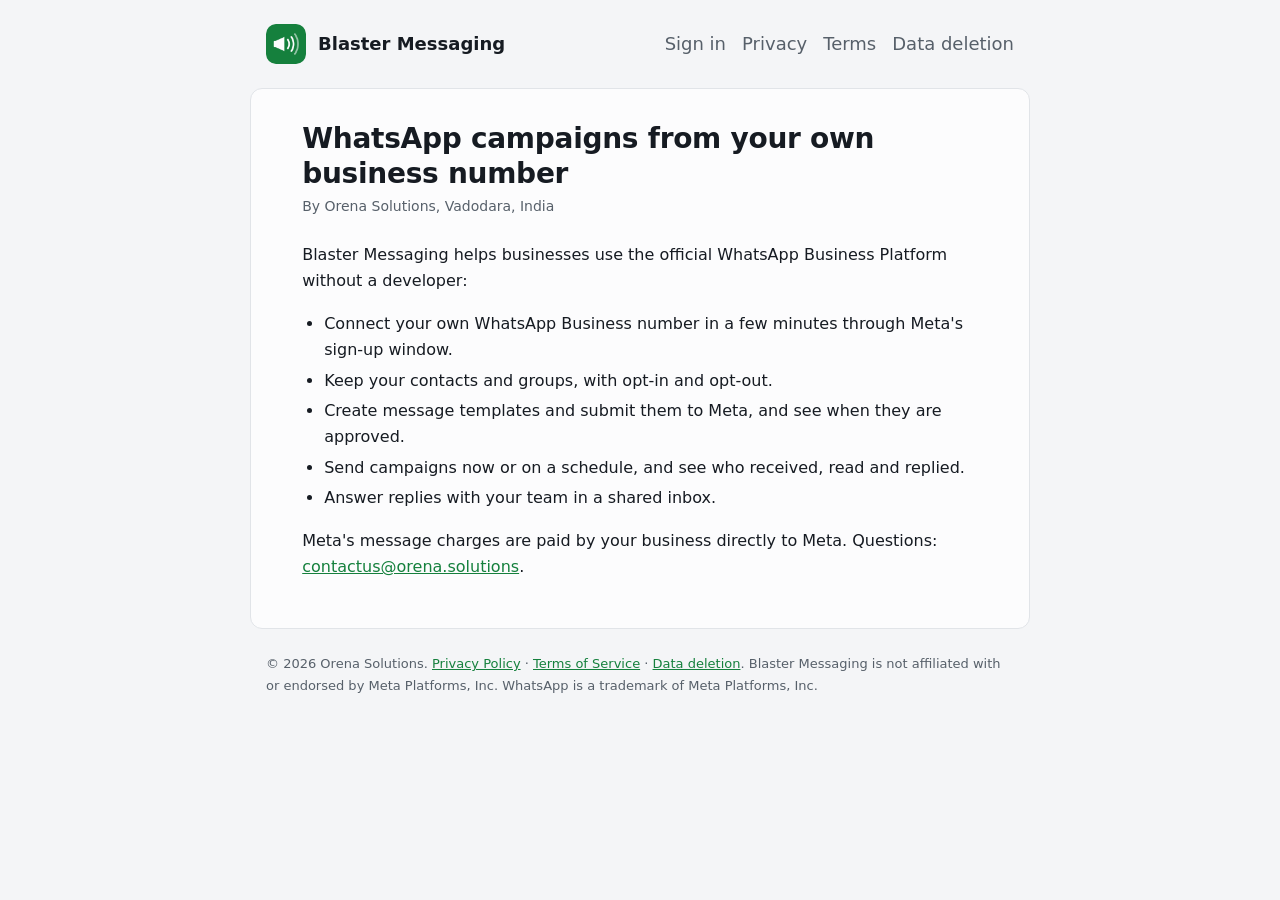
<file: index.html>
<!doctype html>
<html lang="en">
<head>
<meta charset="utf-8">
<meta name="viewport" content="width=device-width, initial-scale=1">
<title>Blaster Messaging</title>
<meta name="description" content="Send WhatsApp campaigns from your own business number: contacts, templates, campaigns, reports and a shared inbox.">
<link rel="icon" href="logo.png">
<link rel="stylesheet" href="style.css">
</head>
<body>
<header>
  <img src="logo.png" alt="">
  <a href="index.html">Blaster Messaging</a>
  <nav><a href="app/">Sign in</a><a href="privacy.html">Privacy</a><a href="terms.html">Terms</a><a href="data-deletion.html">Data deletion</a></nav>
</header>
<main>
<h1>WhatsApp campaigns from your own business number</h1>
<p class="meta">By Orena Solutions, Vadodara, India</p>
<p>Blaster Messaging helps businesses use the official WhatsApp Business Platform without a developer:</p>
<ul>
  <li>Connect your own WhatsApp Business number in a few minutes through Meta's sign-up window.</li>
  <li>Keep your contacts and groups, with opt-in and opt-out.</li>
  <li>Create message templates and submit them to Meta, and see when they are approved.</li>
  <li>Send campaigns now or on a schedule, and see who received, read and replied.</li>
  <li>Answer replies with your team in a shared inbox.</li>
</ul>
<p>Meta's message charges are paid by your business directly to Meta. Questions: <a href="mailto:contactus@orena.solutions">contactus@orena.solutions</a>.</p>
</main>
<footer>&copy; 2026 Orena Solutions. <a href="privacy.html">Privacy Policy</a> &middot; <a href="terms.html">Terms of Service</a> &middot; <a href="data-deletion.html">Data deletion</a>. Blaster Messaging is not affiliated with or endorsed by Meta Platforms, Inc. WhatsApp is a trademark of Meta Platforms, Inc.</footer>
</body>
</html>
</file>
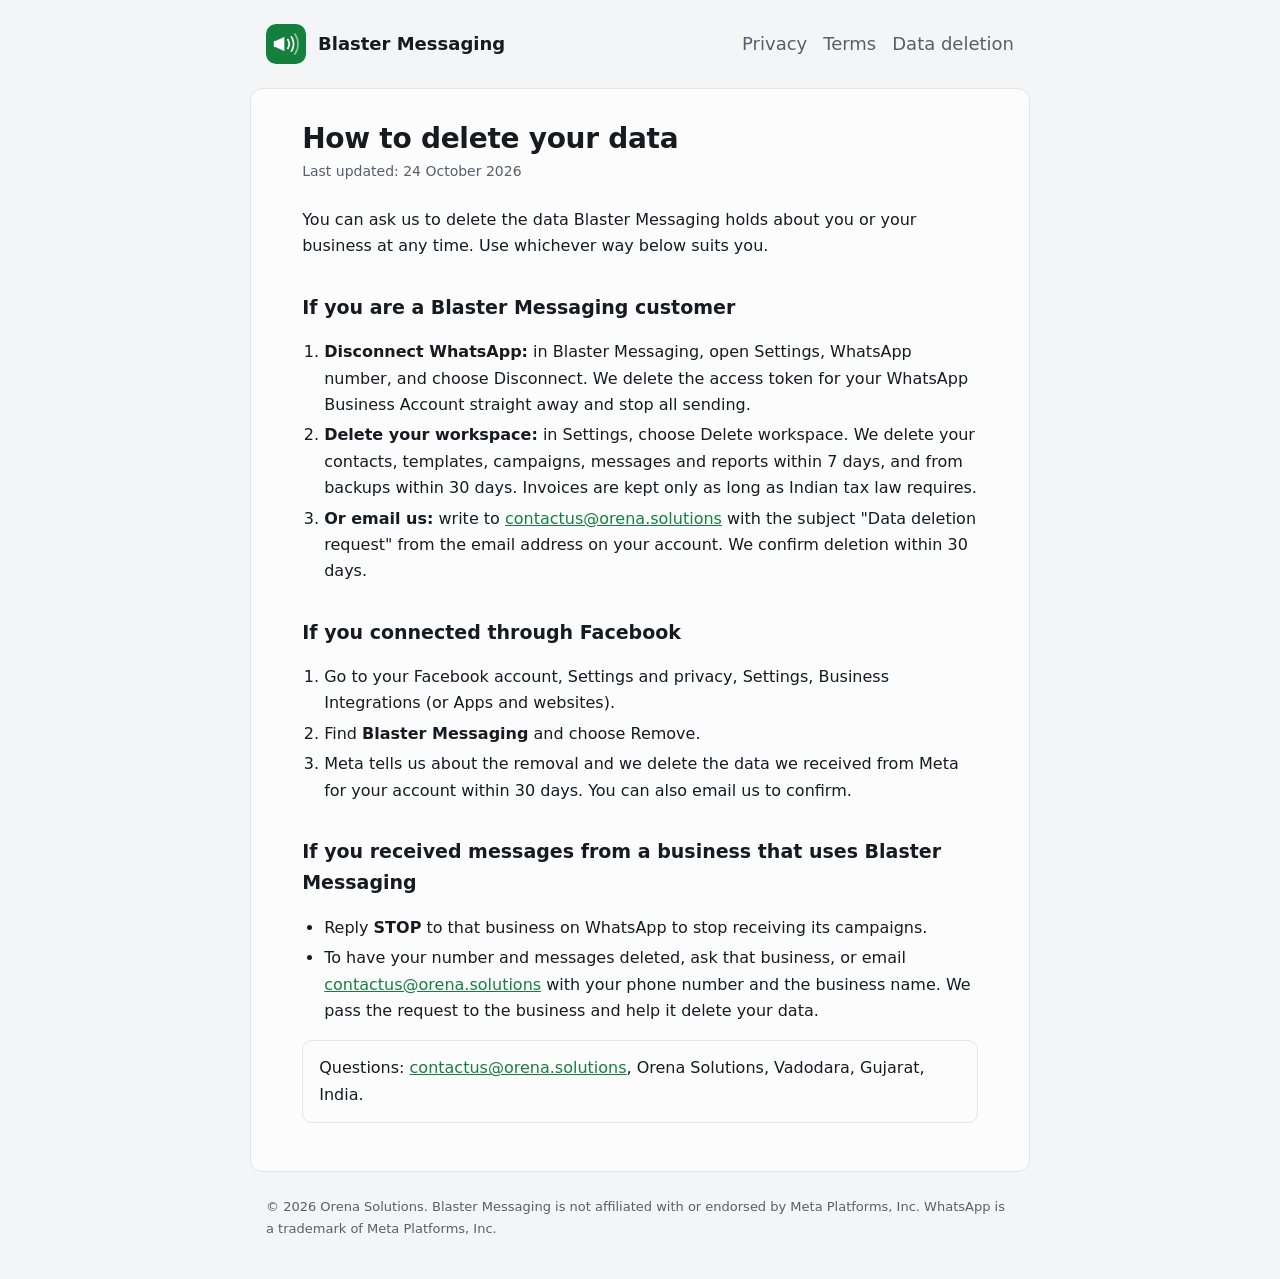
<file: data-deletion.html>
<!doctype html>
<html lang="en">
<head>
<meta charset="utf-8">
<meta name="viewport" content="width=device-width, initial-scale=1">
<title>Data Deletion - Blaster Messaging</title>
<link rel="icon" href="logo.png">
<link rel="stylesheet" href="style.css">
</head>
<body>
<header>
  <img src="logo.png" alt="">
  <a href="index.html">Blaster Messaging</a>
  <nav><a href="privacy.html">Privacy</a><a href="terms.html">Terms</a><a href="data-deletion.html">Data deletion</a></nav>
</header>
<main>
<h1>How to delete your data</h1>
<p class="meta">Last updated: 24 October 2026</p>

<p>You can ask us to delete the data Blaster Messaging holds about you or your business at any time. Use whichever way below suits you.</p>

<h2>If you are a Blaster Messaging customer</h2>
<ol>
  <li><strong>Disconnect WhatsApp:</strong> in Blaster Messaging, open Settings, WhatsApp number, and choose Disconnect. We delete the access token for your WhatsApp Business Account straight away and stop all sending.</li>
  <li><strong>Delete your workspace:</strong> in Settings, choose Delete workspace. We delete your contacts, templates, campaigns, messages and reports within 7 days, and from backups within 30 days. Invoices are kept only as long as Indian tax law requires.</li>
  <li><strong>Or email us:</strong> write to <a href="mailto:contactus@orena.solutions?subject=Data%20deletion%20request">contactus@orena.solutions</a> with the subject "Data deletion request" from the email address on your account. We confirm deletion within 30 days.</li>
</ol>

<h2>If you connected through Facebook</h2>
<ol>
  <li>Go to your Facebook account, Settings and privacy, Settings, Business Integrations (or Apps and websites).</li>
  <li>Find <strong>Blaster Messaging</strong> and choose Remove.</li>
  <li>Meta tells us about the removal and we delete the data we received from Meta for your account within 30 days. You can also email us to confirm.</li>
</ol>

<h2>If you received messages from a business that uses Blaster Messaging</h2>
<ul>
  <li>Reply <strong>STOP</strong> to that business on WhatsApp to stop receiving its campaigns.</li>
  <li>To have your number and messages deleted, ask that business, or email <a href="mailto:contactus@orena.solutions?subject=Recipient%20data%20deletion">contactus@orena.solutions</a> with your phone number and the business name. We pass the request to the business and help it delete your data.</li>
</ul>

<div class="box">Questions: <a href="mailto:contactus@orena.solutions">contactus@orena.solutions</a>, Orena Solutions, Vadodara, Gujarat, India.</div>
</main>
<footer>&copy; 2026 Orena Solutions. Blaster Messaging is not affiliated with or endorsed by Meta Platforms, Inc. WhatsApp is a trademark of Meta Platforms, Inc.</footer>
</body>
</html>
</file>
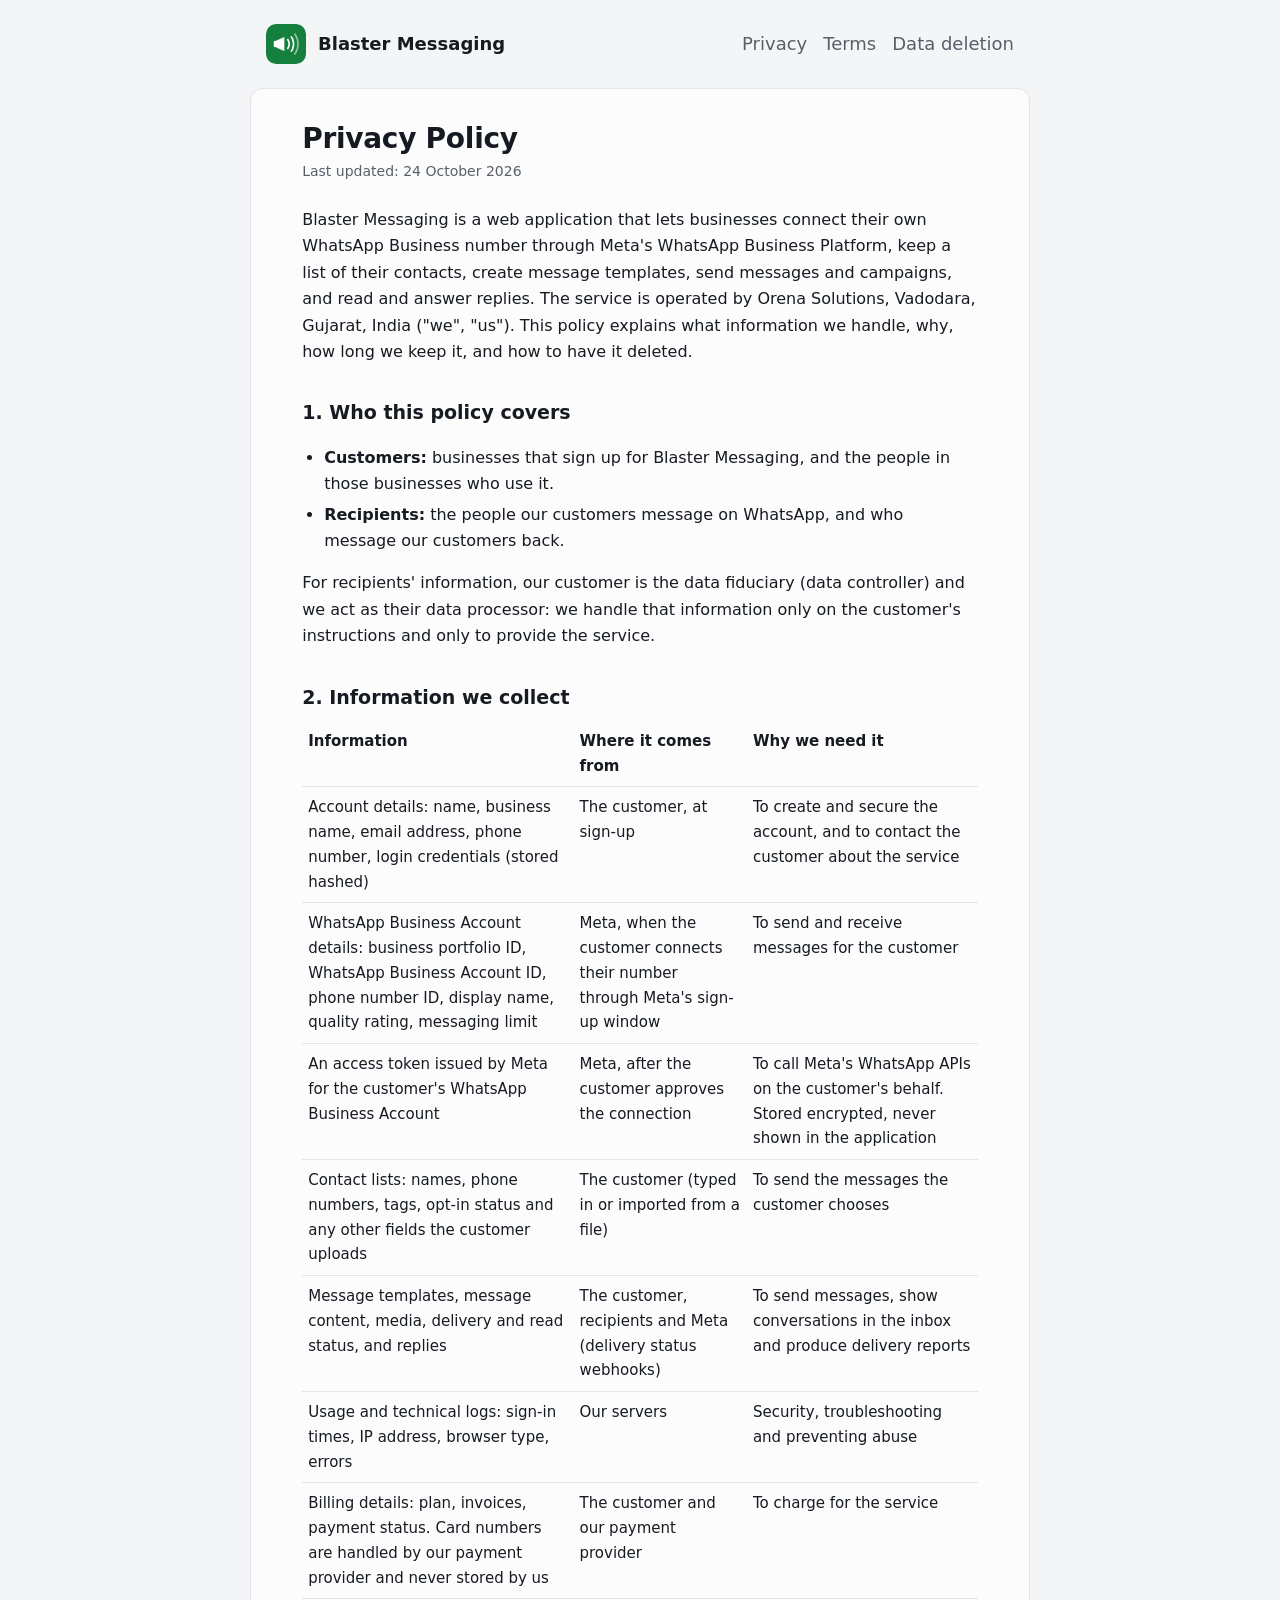
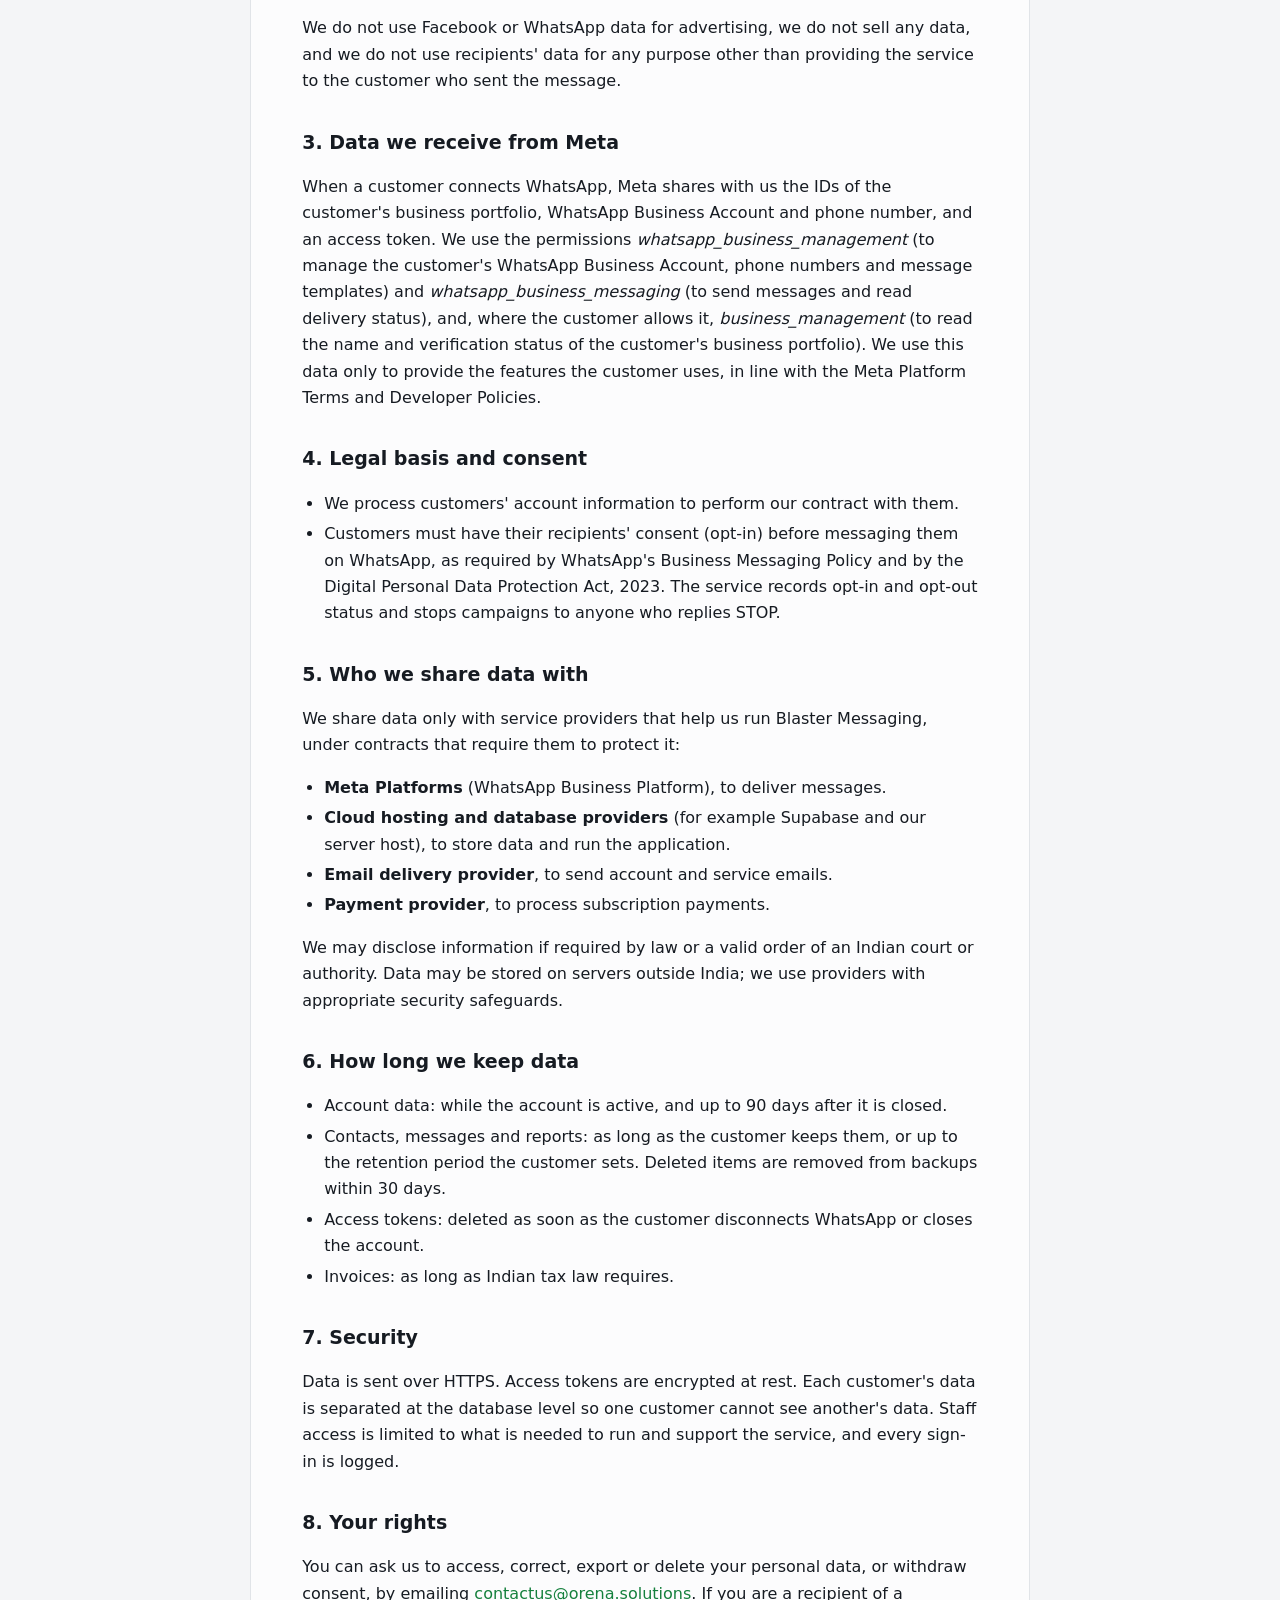
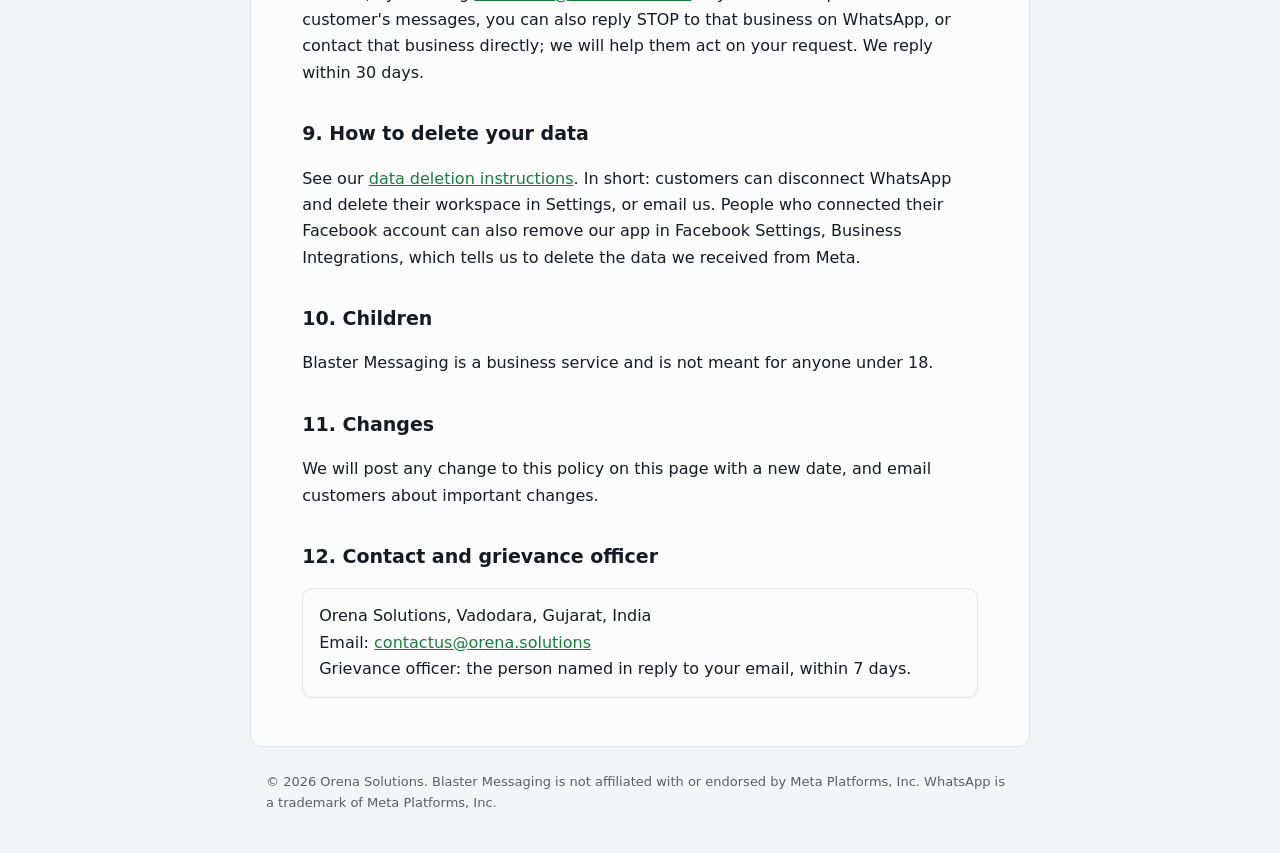
<file: privacy.html>
<!doctype html>
<html lang="en">
<head>
<meta charset="utf-8">
<meta name="viewport" content="width=device-width, initial-scale=1">
<title>Privacy Policy - Blaster Messaging</title>
<link rel="icon" href="logo.png">
<link rel="stylesheet" href="style.css">
</head>
<body>
<header>
  <img src="logo.png" alt="">
  <a href="index.html">Blaster Messaging</a>
  <nav><a href="privacy.html">Privacy</a><a href="terms.html">Terms</a><a href="data-deletion.html">Data deletion</a></nav>
</header>
<main>
<h1>Privacy Policy</h1>
<p class="meta">Last updated: 24 October 2026</p>

<p>Blaster Messaging is a web application that lets businesses connect their own WhatsApp Business number through Meta's WhatsApp Business Platform, keep a list of their contacts, create message templates, send messages and campaigns, and read and answer replies. The service is operated by Orena Solutions, Vadodara, Gujarat, India ("we", "us"). This policy explains what information we handle, why, how long we keep it, and how to have it deleted.</p>

<h2>1. Who this policy covers</h2>
<ul>
  <li><strong>Customers:</strong> businesses that sign up for Blaster Messaging, and the people in those businesses who use it.</li>
  <li><strong>Recipients:</strong> the people our customers message on WhatsApp, and who message our customers back.</li>
</ul>
<p>For recipients' information, our customer is the data fiduciary (data controller) and we act as their data processor: we handle that information only on the customer's instructions and only to provide the service.</p>

<h2>2. Information we collect</h2>
<table>
  <tr><th>Information</th><th>Where it comes from</th><th>Why we need it</th></tr>
  <tr><td>Account details: name, business name, email address, phone number, login credentials (stored hashed)</td><td>The customer, at sign-up</td><td>To create and secure the account, and to contact the customer about the service</td></tr>
  <tr><td>WhatsApp Business Account details: business portfolio ID, WhatsApp Business Account ID, phone number ID, display name, quality rating, messaging limit</td><td>Meta, when the customer connects their number through Meta's sign-up window</td><td>To send and receive messages for the customer</td></tr>
  <tr><td>An access token issued by Meta for the customer's WhatsApp Business Account</td><td>Meta, after the customer approves the connection</td><td>To call Meta's WhatsApp APIs on the customer's behalf. Stored encrypted, never shown in the application</td></tr>
  <tr><td>Contact lists: names, phone numbers, tags, opt-in status and any other fields the customer uploads</td><td>The customer (typed in or imported from a file)</td><td>To send the messages the customer chooses</td></tr>
  <tr><td>Message templates, message content, media, delivery and read status, and replies</td><td>The customer, recipients and Meta (delivery status webhooks)</td><td>To send messages, show conversations in the inbox and produce delivery reports</td></tr>
  <tr><td>Usage and technical logs: sign-in times, IP address, browser type, errors</td><td>Our servers</td><td>Security, troubleshooting and preventing abuse</td></tr>
  <tr><td>Billing details: plan, invoices, payment status. Card numbers are handled by our payment provider and never stored by us</td><td>The customer and our payment provider</td><td>To charge for the service</td></tr>
</table>
<p>We do not use Facebook or WhatsApp data for advertising, we do not sell any data, and we do not use recipients' data for any purpose other than providing the service to the customer who sent the message.</p>

<h2>3. Data we receive from Meta</h2>
<p>When a customer connects WhatsApp, Meta shares with us the IDs of the customer's business portfolio, WhatsApp Business Account and phone number, and an access token. We use the permissions <em>whatsapp_business_management</em> (to manage the customer's WhatsApp Business Account, phone numbers and message templates) and <em>whatsapp_business_messaging</em> (to send messages and read delivery status), and, where the customer allows it, <em>business_management</em> (to read the name and verification status of the customer's business portfolio). We use this data only to provide the features the customer uses, in line with the Meta Platform Terms and Developer Policies.</p>

<h2>4. Legal basis and consent</h2>
<ul>
  <li>We process customers' account information to perform our contract with them.</li>
  <li>Customers must have their recipients' consent (opt-in) before messaging them on WhatsApp, as required by WhatsApp's Business Messaging Policy and by the Digital Personal Data Protection Act, 2023. The service records opt-in and opt-out status and stops campaigns to anyone who replies STOP.</li>
</ul>

<h2>5. Who we share data with</h2>
<p>We share data only with service providers that help us run Blaster Messaging, under contracts that require them to protect it:</p>
<ul>
  <li><strong>Meta Platforms</strong> (WhatsApp Business Platform), to deliver messages.</li>
  <li><strong>Cloud hosting and database providers</strong> (for example Supabase and our server host), to store data and run the application.</li>
  <li><strong>Email delivery provider</strong>, to send account and service emails.</li>
  <li><strong>Payment provider</strong>, to process subscription payments.</li>
</ul>
<p>We may disclose information if required by law or a valid order of an Indian court or authority. Data may be stored on servers outside India; we use providers with appropriate security safeguards.</p>

<h2>6. How long we keep data</h2>
<ul>
  <li>Account data: while the account is active, and up to 90 days after it is closed.</li>
  <li>Contacts, messages and reports: as long as the customer keeps them, or up to the retention period the customer sets. Deleted items are removed from backups within 30 days.</li>
  <li>Access tokens: deleted as soon as the customer disconnects WhatsApp or closes the account.</li>
  <li>Invoices: as long as Indian tax law requires.</li>
</ul>

<h2>7. Security</h2>
<p>Data is sent over HTTPS. Access tokens are encrypted at rest. Each customer's data is separated at the database level so one customer cannot see another's data. Staff access is limited to what is needed to run and support the service, and every sign-in is logged.</p>

<h2>8. Your rights</h2>
<p>You can ask us to access, correct, export or delete your personal data, or withdraw consent, by emailing <a href="mailto:contactus@orena.solutions">contactus@orena.solutions</a>. If you are a recipient of a customer's messages, you can also reply STOP to that business on WhatsApp, or contact that business directly; we will help them act on your request. We reply within 30 days.</p>

<h2>9. How to delete your data</h2>
<p>See our <a href="data-deletion.html">data deletion instructions</a>. In short: customers can disconnect WhatsApp and delete their workspace in Settings, or email us. People who connected their Facebook account can also remove our app in Facebook Settings, Business Integrations, which tells us to delete the data we received from Meta.</p>

<h2>10. Children</h2>
<p>Blaster Messaging is a business service and is not meant for anyone under 18.</p>

<h2>11. Changes</h2>
<p>We will post any change to this policy on this page with a new date, and email customers about important changes.</p>

<h2>12. Contact and grievance officer</h2>
<div class="box">
  Orena Solutions, Vadodara, Gujarat, India<br>
  Email: <a href="mailto:contactus@orena.solutions">contactus@orena.solutions</a><br>
  Grievance officer: the person named in reply to your email, within 7 days.
</div>
</main>
<footer>&copy; 2026 Orena Solutions. Blaster Messaging is not affiliated with or endorsed by Meta Platforms, Inc. WhatsApp is a trademark of Meta Platforms, Inc.</footer>
</body>
</html>
</file>
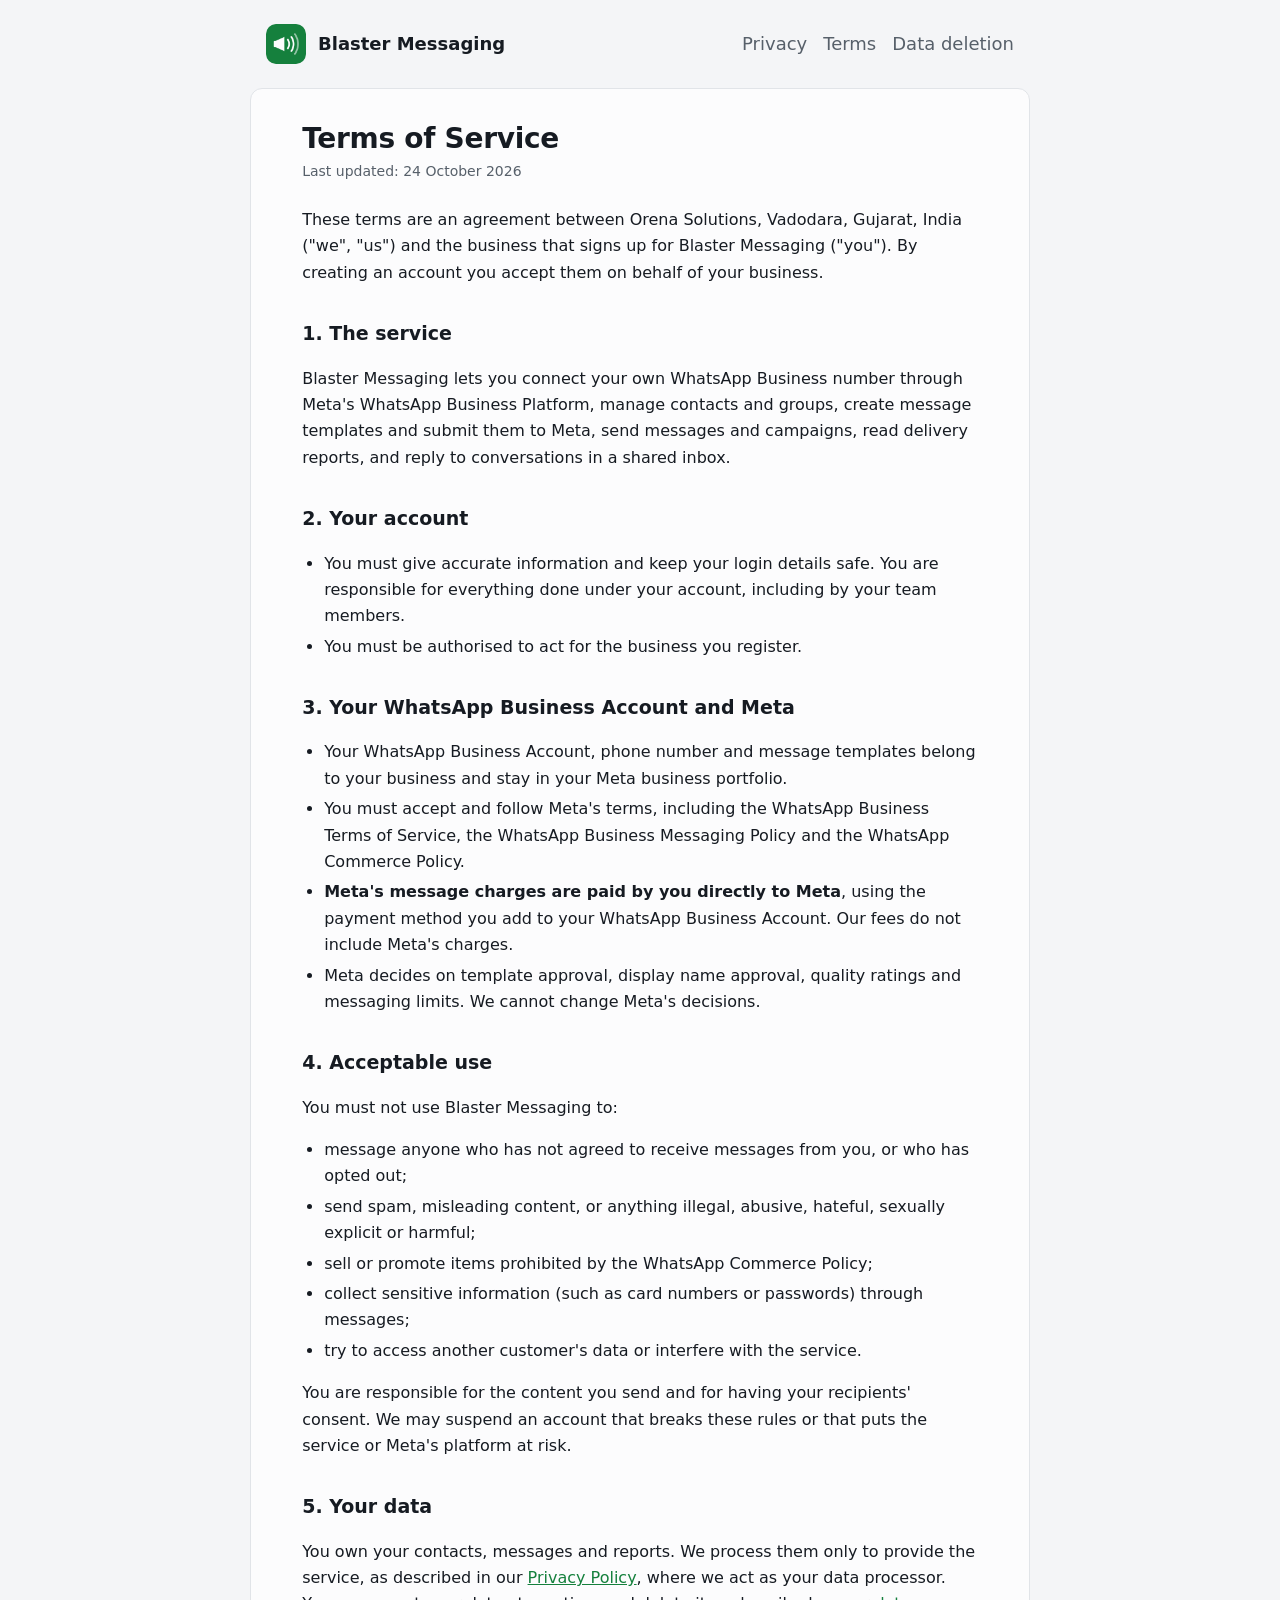
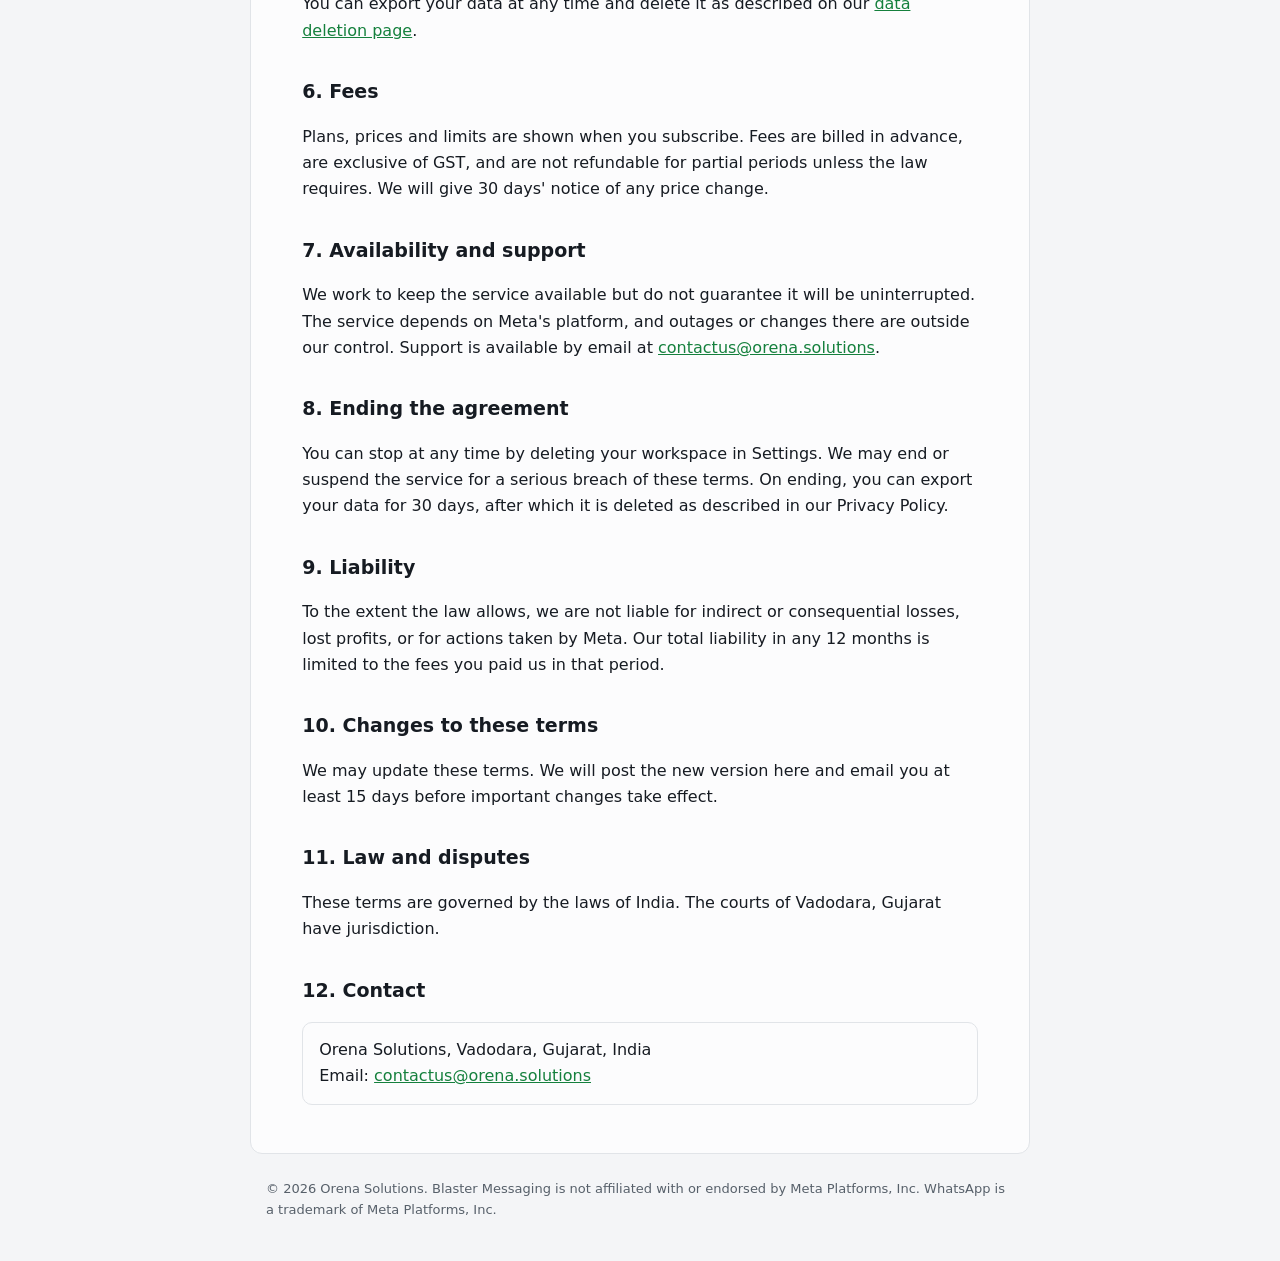
<file: terms.html>
<!doctype html>
<html lang="en">
<head>
<meta charset="utf-8">
<meta name="viewport" content="width=device-width, initial-scale=1">
<title>Terms of Service - Blaster Messaging</title>
<link rel="icon" href="logo.png">
<link rel="stylesheet" href="style.css">
</head>
<body>
<header>
  <img src="logo.png" alt="">
  <a href="index.html">Blaster Messaging</a>
  <nav><a href="privacy.html">Privacy</a><a href="terms.html">Terms</a><a href="data-deletion.html">Data deletion</a></nav>
</header>
<main>
<h1>Terms of Service</h1>
<p class="meta">Last updated: 24 October 2026</p>

<p>These terms are an agreement between Orena Solutions, Vadodara, Gujarat, India ("we", "us") and the business that signs up for Blaster Messaging ("you"). By creating an account you accept them on behalf of your business.</p>

<h2>1. The service</h2>
<p>Blaster Messaging lets you connect your own WhatsApp Business number through Meta's WhatsApp Business Platform, manage contacts and groups, create message templates and submit them to Meta, send messages and campaigns, read delivery reports, and reply to conversations in a shared inbox.</p>

<h2>2. Your account</h2>
<ul>
  <li>You must give accurate information and keep your login details safe. You are responsible for everything done under your account, including by your team members.</li>
  <li>You must be authorised to act for the business you register.</li>
</ul>

<h2>3. Your WhatsApp Business Account and Meta</h2>
<ul>
  <li>Your WhatsApp Business Account, phone number and message templates belong to your business and stay in your Meta business portfolio.</li>
  <li>You must accept and follow Meta's terms, including the WhatsApp Business Terms of Service, the WhatsApp Business Messaging Policy and the WhatsApp Commerce Policy.</li>
  <li><strong>Meta's message charges are paid by you directly to Meta</strong>, using the payment method you add to your WhatsApp Business Account. Our fees do not include Meta's charges.</li>
  <li>Meta decides on template approval, display name approval, quality ratings and messaging limits. We cannot change Meta's decisions.</li>
</ul>

<h2>4. Acceptable use</h2>
<p>You must not use Blaster Messaging to:</p>
<ul>
  <li>message anyone who has not agreed to receive messages from you, or who has opted out;</li>
  <li>send spam, misleading content, or anything illegal, abusive, hateful, sexually explicit or harmful;</li>
  <li>sell or promote items prohibited by the WhatsApp Commerce Policy;</li>
  <li>collect sensitive information (such as card numbers or passwords) through messages;</li>
  <li>try to access another customer's data or interfere with the service.</li>
</ul>
<p>You are responsible for the content you send and for having your recipients' consent. We may suspend an account that breaks these rules or that puts the service or Meta's platform at risk.</p>

<h2>5. Your data</h2>
<p>You own your contacts, messages and reports. We process them only to provide the service, as described in our <a href="privacy.html">Privacy Policy</a>, where we act as your data processor. You can export your data at any time and delete it as described on our <a href="data-deletion.html">data deletion page</a>.</p>

<h2>6. Fees</h2>
<p>Plans, prices and limits are shown when you subscribe. Fees are billed in advance, are exclusive of GST, and are not refundable for partial periods unless the law requires. We will give 30 days' notice of any price change.</p>

<h2>7. Availability and support</h2>
<p>We work to keep the service available but do not guarantee it will be uninterrupted. The service depends on Meta's platform, and outages or changes there are outside our control. Support is available by email at <a href="mailto:contactus@orena.solutions">contactus@orena.solutions</a>.</p>

<h2>8. Ending the agreement</h2>
<p>You can stop at any time by deleting your workspace in Settings. We may end or suspend the service for a serious breach of these terms. On ending, you can export your data for 30 days, after which it is deleted as described in our Privacy Policy.</p>

<h2>9. Liability</h2>
<p>To the extent the law allows, we are not liable for indirect or consequential losses, lost profits, or for actions taken by Meta. Our total liability in any 12 months is limited to the fees you paid us in that period.</p>

<h2>10. Changes to these terms</h2>
<p>We may update these terms. We will post the new version here and email you at least 15 days before important changes take effect.</p>

<h2>11. Law and disputes</h2>
<p>These terms are governed by the laws of India. The courts of Vadodara, Gujarat have jurisdiction.</p>

<h2>12. Contact</h2>
<div class="box">Orena Solutions, Vadodara, Gujarat, India<br>Email: <a href="mailto:contactus@orena.solutions">contactus@orena.solutions</a></div>
</main>
<footer>&copy; 2026 Orena Solutions. Blaster Messaging is not affiliated with or endorsed by Meta Platforms, Inc. WhatsApp is a trademark of Meta Platforms, Inc.</footer>
</body>
</html>
</file>
<file: style.css>
:root { --bg: #f4f5f7; --card: #fcfcfd; --ink: #161b22; --muted: #57606a; --line: #e1e4e8; --brand: #15803d; color-scheme: light; }
@media (prefers-color-scheme: dark) { :root { --bg: #0e1116; --card: #161b22; --ink: #e6edf3; --muted: #9da7b3; --line: #262c36; --brand: #3fb950; color-scheme: dark; } }
* { box-sizing: border-box; }
body { margin: 0; background: var(--bg); color: var(--ink); font: 16px/1.65 "Inter", "Segoe UI", system-ui, -apple-system, sans-serif; }
header, main, footer { max-width: 780px; margin: 0 auto; padding-inline: max(16px, env(safe-area-inset-left, 0px)); }
header { display: flex; align-items: center; gap: 12px; padding-block: 24px; }
header img { width: 40px; height: 40px; border-radius: 10px; }
header a { color: var(--ink); text-decoration: none; font-weight: 650; font-size: 18px; }
nav { margin-left: auto; display: flex; gap: 16px; font-size: 14px; }
nav a { color: var(--muted); font-weight: 500; }
main { background: var(--card); border: 1px solid var(--line); border-radius: 12px; padding: 32px max(20px, 4vw); margin-bottom: 24px; }
h1 { font-size: 28px; line-height: 1.25; margin: 0 0 4px; letter-spacing: -0.01em; }
h2 { font-size: 19px; margin: 32px 0 8px; }
h3 { font-size: 16px; margin: 20px 0 4px; }
.meta { color: var(--muted); font-size: 14px; margin: 0 0 24px; }
a { color: var(--brand); }
ul, ol { padding-left: 22px; }
li { margin: 4px 0; }
table { width: 100%; border-collapse: collapse; font-size: 15px; margin: 8px 0 16px; }
th, td { text-align: left; border-bottom: 1px solid var(--line); padding: 8px 6px; vertical-align: top; }
.box { border: 1px solid var(--line); border-radius: 10px; padding: 14px 16px; margin: 16px 0; }
footer { color: var(--muted); font-size: 13px; padding-bottom: 40px; }
@media (max-width: 560px) { nav { display: none; } }
</file>
